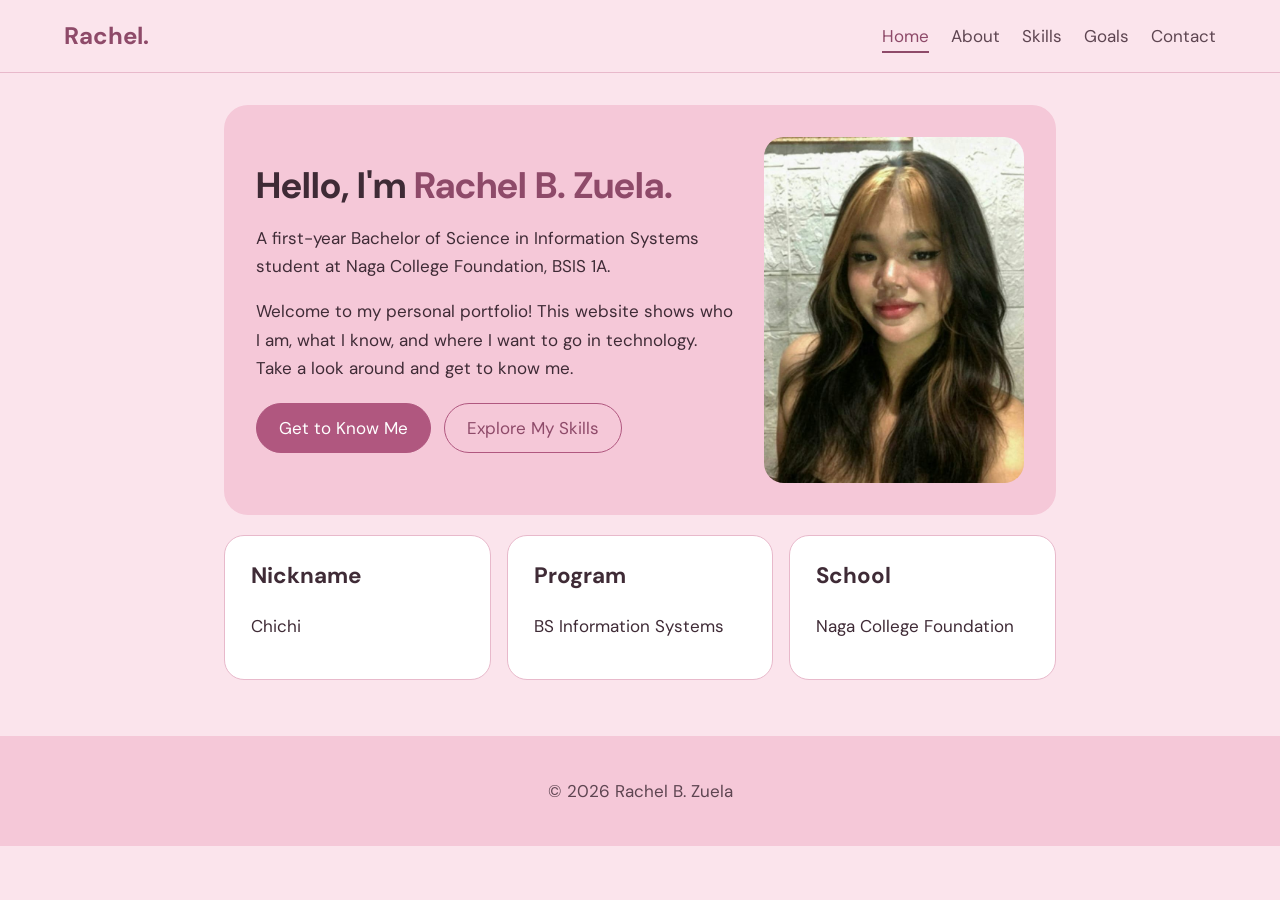
<file: index.html>
<!DOCTYPE html>
<html lang="en">
<head>
<meta charset="UTF-8">
<meta name="viewport" content="width=device-width, initial-scale=1">
<title>Home | Rachel B. Zuela</title>
<link rel="preconnect" href="https://fonts.googleapis.com">
<link href="https://fonts.googleapis.com/css2?family=DM+Sans:wght@400;500;700&display=swap" rel="stylesheet">
<link rel="stylesheet" href="style.css">
</head>
<body>
<header>
<a class="logo" href="index.html">Rachel.</a>
<nav><ul>
<li><a href="index.html" aria-current="page">Home</a></li>
<li><a href="about.html">About</a></li>
<li><a href="skills.html">Skills</a></li>
<li><a href="goals.html">Goals</a></li>
<li><a href="contact.html">Contact</a></li>
</ul></nav>
</header>
<main>
<section class="hero">
<div class="hero-text">
<h1>Hello, I'm <span class="accent">Rachel B. Zuela.</span></h1>
<p>A first-year Bachelor of Science in Information Systems student at Naga College Foundation, BSIS 1A.</p>
<p>Welcome to my personal portfolio! This website shows who I am, what I know, and where I want to go in technology. Take a look around and get to know me.</p>
<a class="btn" href="about.html">Get to Know Me</a>
<a class="btn alt" href="skills.html">Explore My Skills</a>
</div>
<img class="avatar" src="./photo2.jpg" alt="Photo of Rachel B. Zuela smiling, with long dark hair and light brown highlights">
</section>
<section class="grid">
<div class="card"><h2>Nickname</h2><p>Chichi</p></div>
<div class="card"><h2>Program</h2><p>BS Information Systems</p></div>
<div class="card"><h2>School</h2><p>Naga College Foundation</p></div>
</section>
</main>
<footer><p>&copy; 2026 Rachel B. Zuela</p></footer>
</body>
</html>
</file>
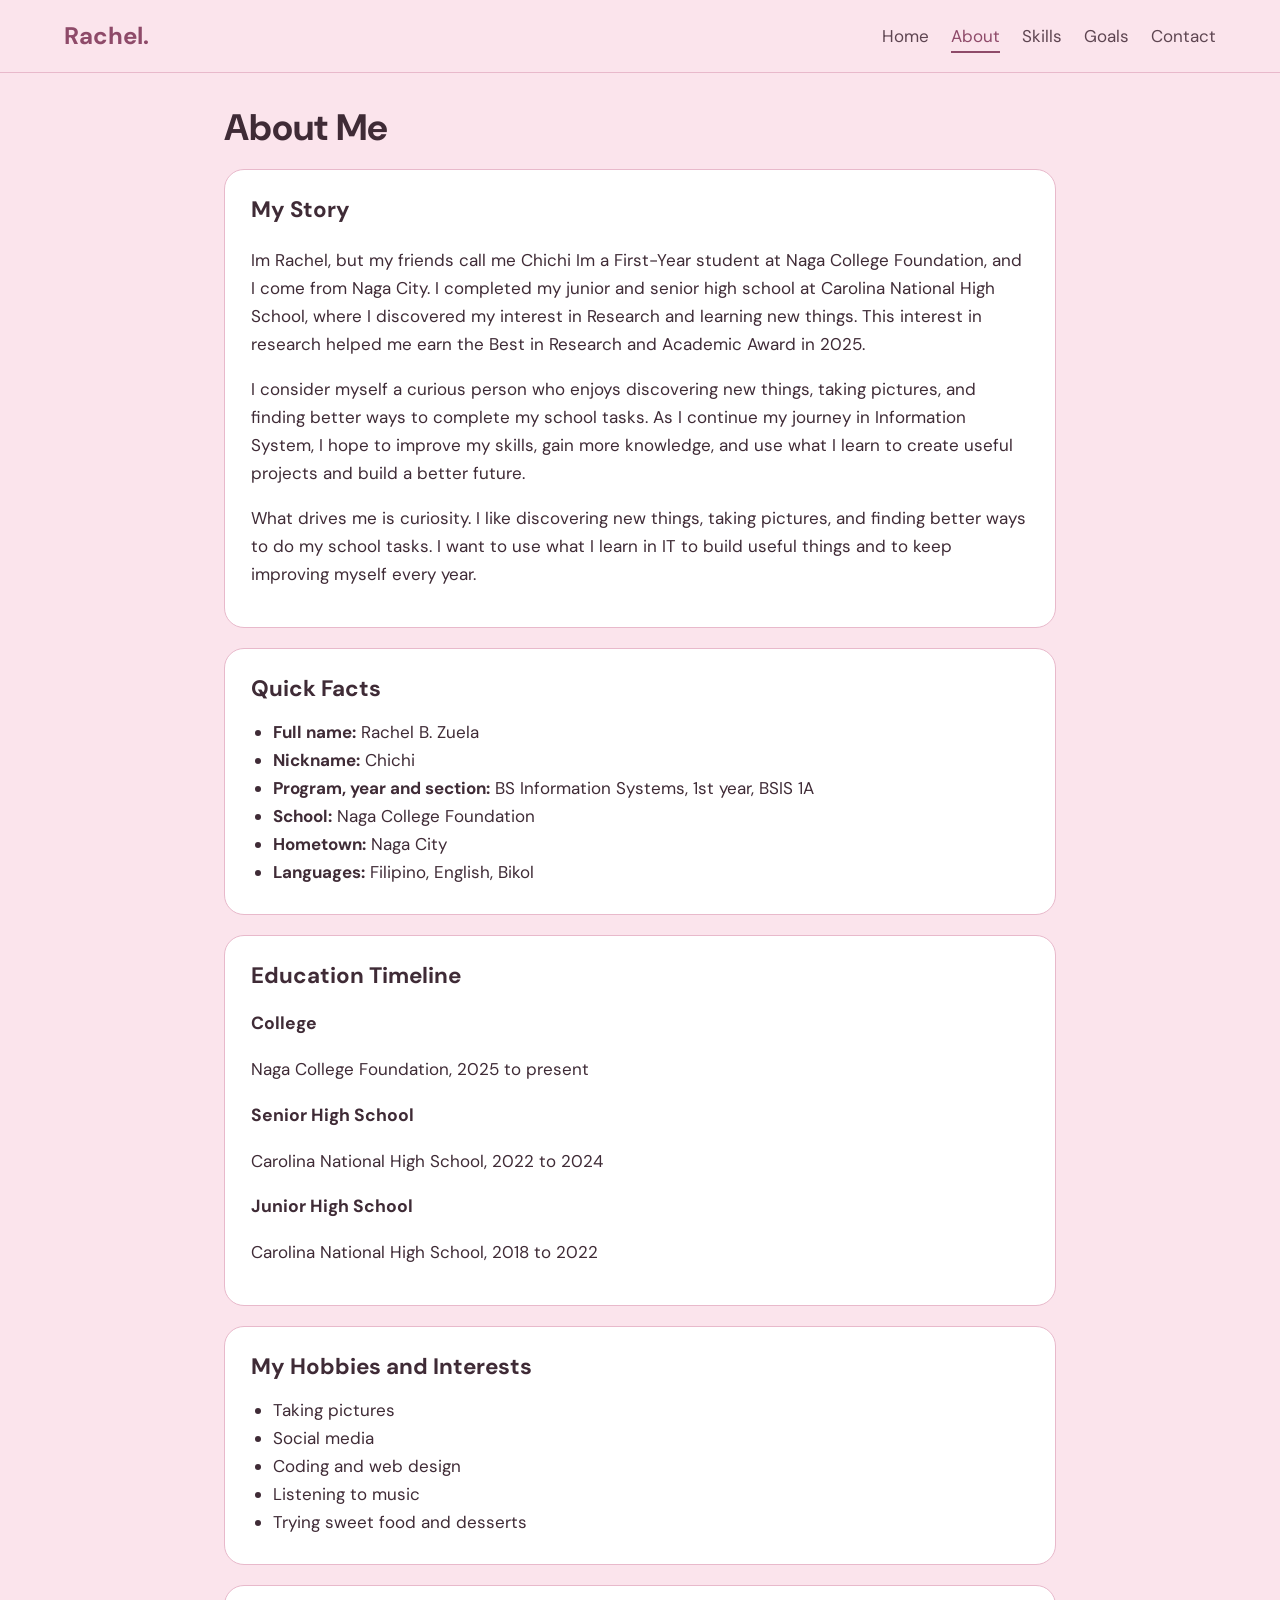
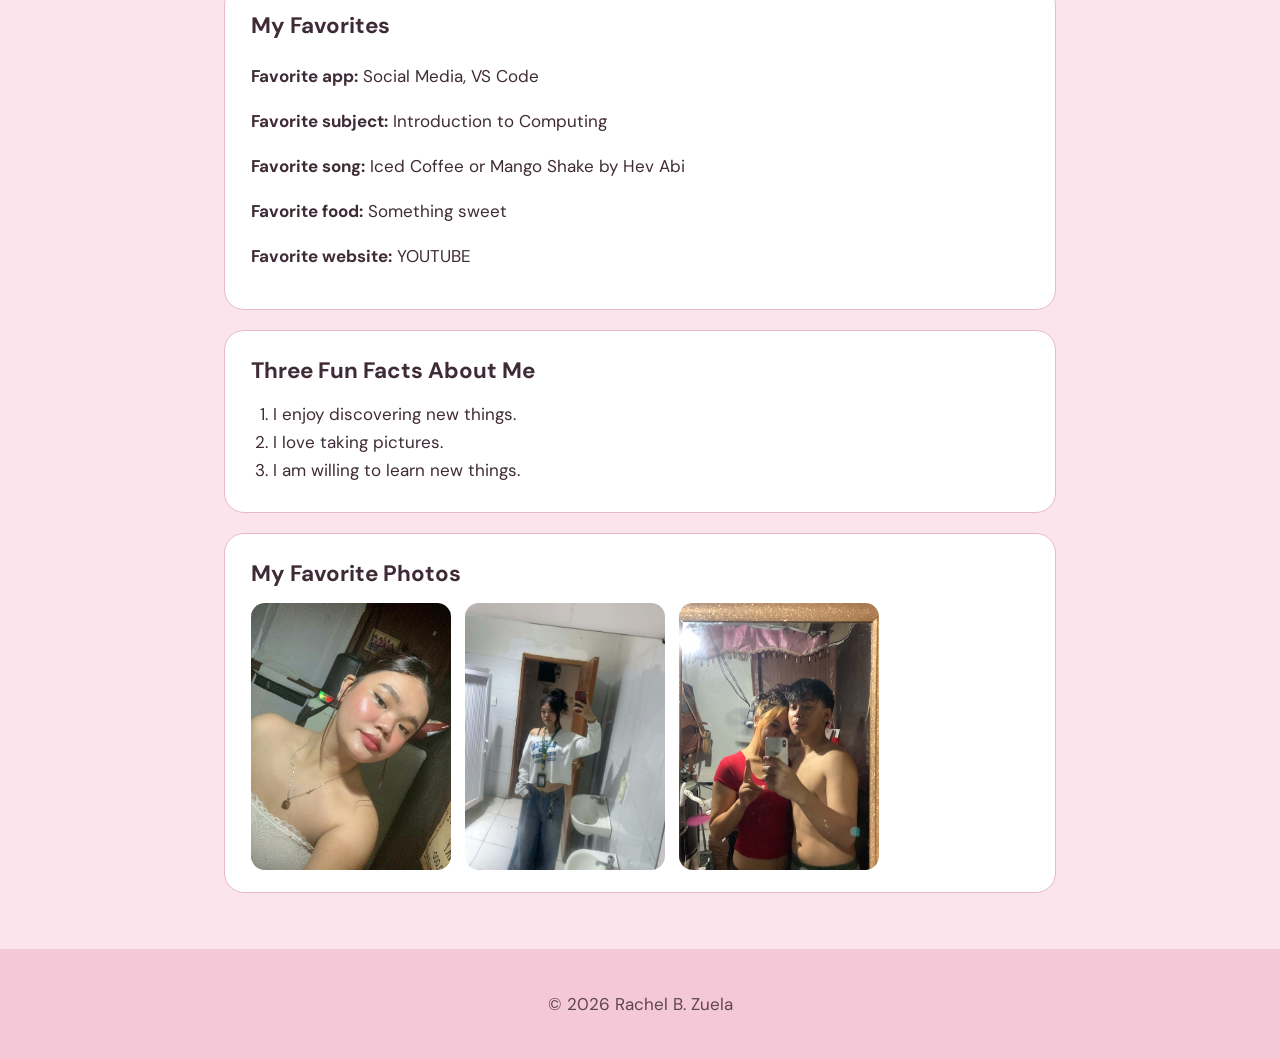
<file: about.html>
<!DOCTYPE html>
<html lang="en">
<head>
<meta charset="UTF-8">
<meta name="viewport" content="width=device-width, initial-scale=1">
<title>About | Rachel B. Zuela</title>
<link rel="preconnect" href="https://fonts.googleapis.com">
<link href="https://fonts.googleapis.com/css2?family=DM+Sans:wght@400;500;700&display=swap" rel="stylesheet">
<link rel="stylesheet" href="style.css">
</head>
<body>
<header>
<a class="logo" href="index.html">Rachel.</a>
<nav><ul>
<li><a href="index.html">Home</a></li>
<li><a href="about.html" aria-current="page">About</a></li>
<li><a href="skills.html">Skills</a></li>
<li><a href="goals.html">Goals</a></li>
<li><a href="contact.html">Contact</a></li>
</ul></nav>
</header>
<main>
<h1>About Me</h1>
<section class="card"><h2>My Story</h2>
<p> Im Rachel, but my friends call me Chichi Im a First-Year student at Naga College Foundation, and I come from Naga City. I completed my junior and senior high school at Carolina National High School, where I discovered my interest in Research and learning new things. This interest in research helped me earn the Best in Research and Academic Award in 2025. <p>      
<p> I consider myself a curious person who enjoys discovering new things, taking pictures, and finding better ways to complete my school tasks. As I continue my journey in Information System, I hope to improve my skills, gain more knowledge, and use what I learn to create useful projects and build a better future. <p>   
<p>What drives me is curiosity. I like discovering new things, taking pictures, and finding better ways to do my school tasks. I want to use what I learn in IT to build useful things and to keep improving myself every year.</p>
</section>
<section class="card"><h2>Quick Facts</h2>
<ul>
<li><strong>Full name:</strong> Rachel B. Zuela</li>
<li><strong>Nickname:</strong> Chichi</li>
<li><strong>Program, year and section:</strong> BS Information Systems, 1st year, BSIS 1A</li>
<li><strong>School:</strong> Naga College Foundation</li>
<li><strong>Hometown:</strong> Naga City</li>
<li><strong>Languages:</strong> Filipino, English, Bikol</li>
</ul></section>
<section class="card"><h2>Education Timeline</h2>
<h3>College</h3><p>Naga College Foundation, 2025 to present</p>
<h3>Senior High School</h3><p>Carolina National High School, 2022 to 2024</p>
<h3>Junior High School</h3><p>Carolina National High School, 2018 to 2022</p>
</section>
<section class="card"><h2>My Hobbies and Interests</h2>
<ul><li>Taking pictures</li><li>Social media</li><li>Coding and web design</li><li>Listening to music</li><li>Trying sweet food and desserts</li></ul>
</section>
<section class="card"><h2>My Favorites</h2>
<p><strong>Favorite app:</strong> Social Media, VS Code</p>
<p><strong>Favorite subject:</strong> Introduction to Computing</p>
<p><strong>Favorite song:</strong> Iced Coffee or Mango Shake by Hev Abi</p>
<p><strong>Favorite food:</strong> Something sweet</p>
<p><strong>Favorite website:</strong> YOUTUBE </p>
</section>
<section class="card"><h2>Three Fun Facts About Me</h2>
<ol><li>I enjoy discovering new things.</li><li>I love taking pictures.</li><li>I am willing to learn new things.</li></ol>
</section>
<section class="card"><h2>My Favorite Photos</h2>
<div class="photos">
<img src="./photo4.jpg" alt="Rachel taking a close-up selfie">
<img src="./photo3.jpg" alt="Rachel standing in a mirror selfie">
<img src="./photo1.jpg" alt="Rachel and her bofriend standing in a mirror selfie">
</div></section>
</main>
<footer><p>&copy; 2026 Rachel B. Zuela</p></footer>
</body>
</html>
</file>
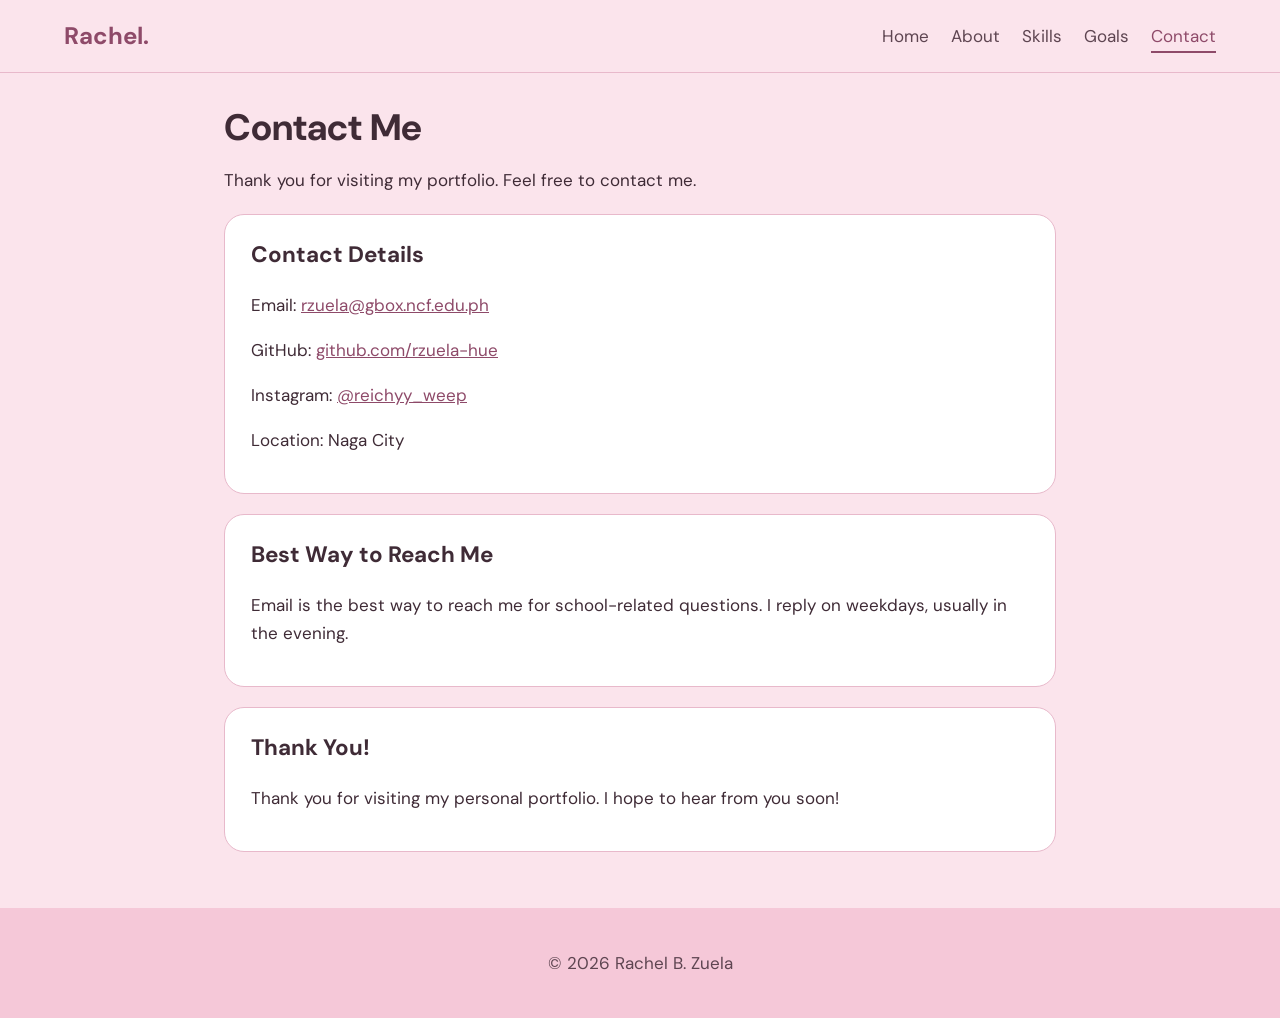
<file: contact.html>
<!DOCTYPE html>
<html lang="en">
<head>
<meta charset="UTF-8">
<meta name="viewport" content="width=device-width, initial-scale=1">
<title>Contact | Rachel B. Zuela</title>
<link rel="preconnect" href="https://fonts.googleapis.com">
<link href="https://fonts.googleapis.com/css2?family=DM+Sans:wght@400;500;700&display=swap" rel="stylesheet">
<link rel="stylesheet" href="style.css">
</head>
<body>
<header>
<a class="logo" href="index.html">Rachel.</a>
<nav><ul>
<li><a href="index.html">Home</a></li>
<li><a href="about.html">About</a></li>
<li><a href="skills.html">Skills</a></li>
<li><a href="goals.html">Goals</a></li>
<li><a href="contact.html" aria-current="page">Contact</a></li>
</ul></nav>
</header>
<main>
<h1>Contact Me</h1>
<p>Thank you for visiting my portfolio. Feel free to contact me.</p>
<section class="card"><h2>Contact Details</h2>
<p>Email: <a href="mailto:rzuela@gbox.ncf.edu.ph">rzuela@gbox.ncf.edu.ph</a></p>
<p>GitHub: <a href="https://github.com/rzuela-hue" target="_blank" rel="noopener">github.com/rzuela-hue</a></p>
<p>Instagram: <a href="https://www.instagram.com/reichyy_weep" target="_blank" rel="noopener">@reichyy_weep</a></p>
<p>Location: Naga City</p></section>
<section class="card"><h2>Best Way to Reach Me</h2>
<p>Email is the best way to reach me for school-related questions. I reply on weekdays, usually in the evening.</p></section>
<section class="card"><h2>Thank You!</h2>
<p>Thank you for visiting my personal portfolio. I hope to hear from you soon!</p></section>
</main>
<footer><p>&copy; 2026 Rachel B. Zuela</p></footer>
</body>
</html>
</file>
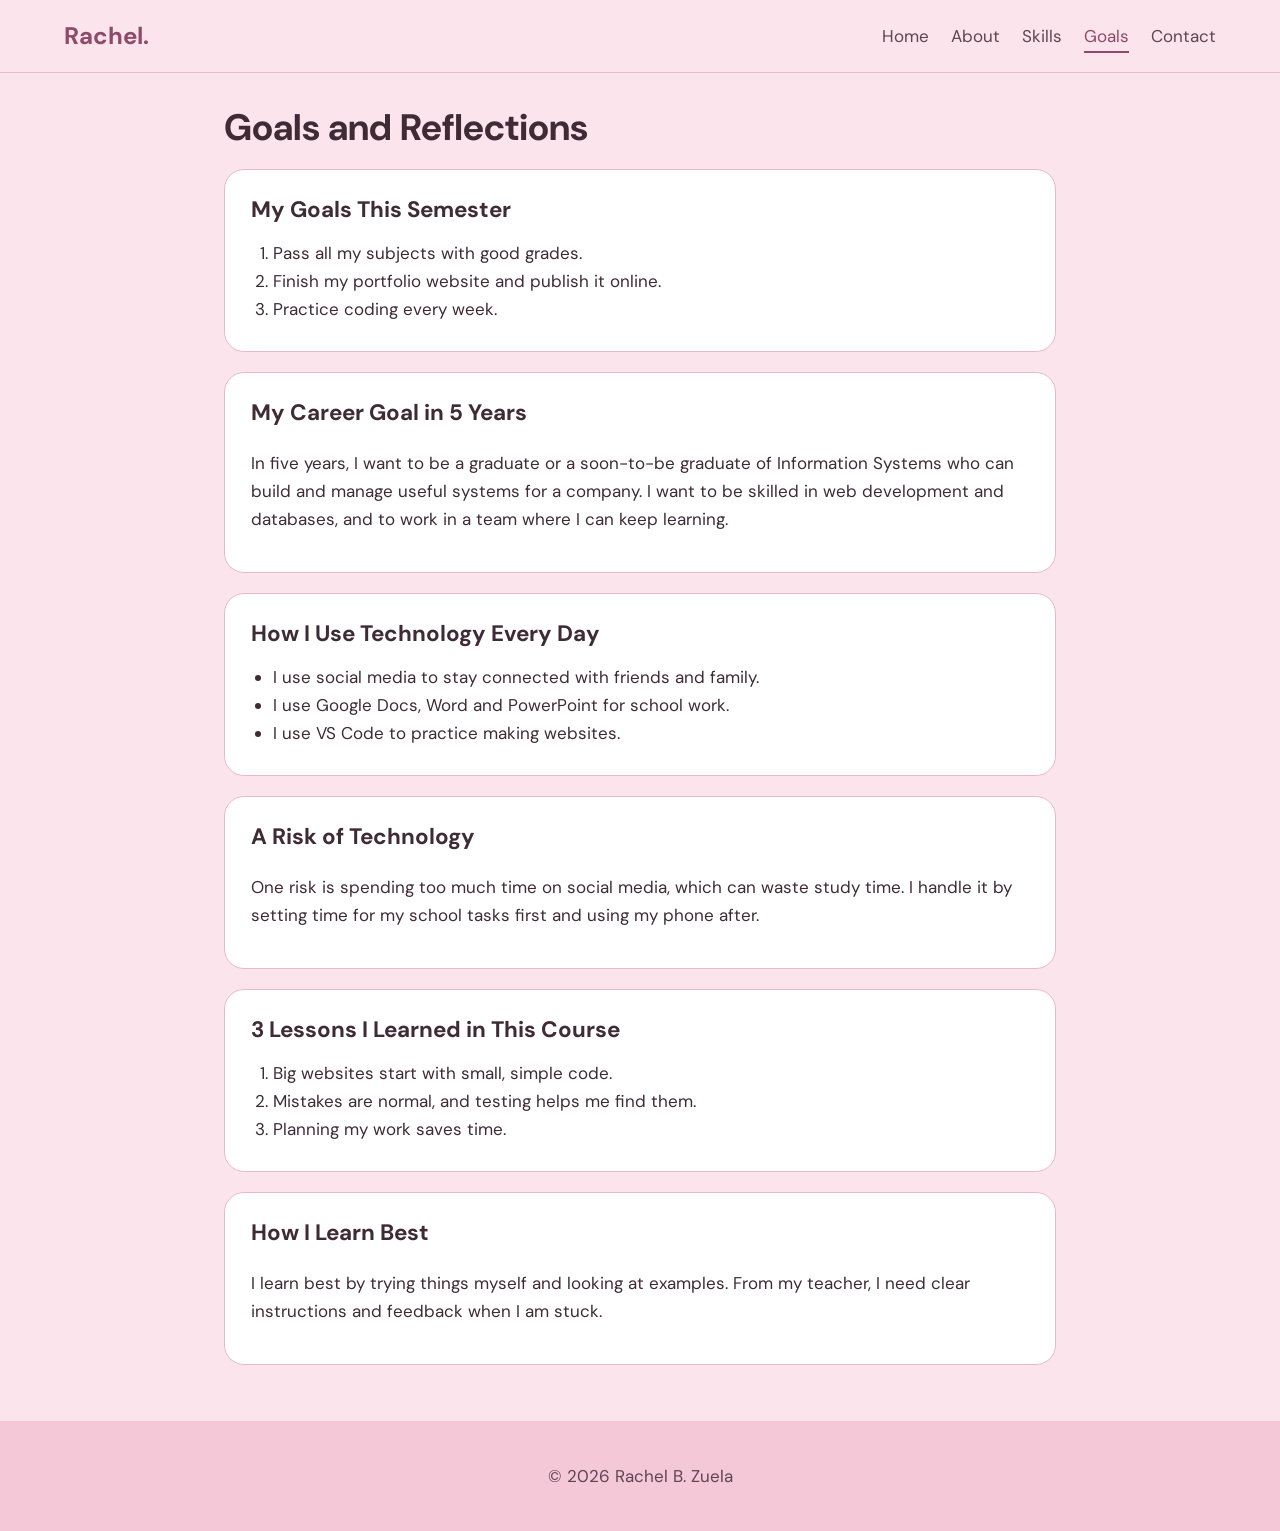
<file: goals.html>
<!DOCTYPE html>
<html lang="en">
<head>
<meta charset="UTF-8">
<meta name="viewport" content="width=device-width, initial-scale=1">
<title>Goals | Rachel B. Zuela</title>
<link rel="preconnect" href="https://fonts.googleapis.com">
<link href="https://fonts.googleapis.com/css2?family=DM+Sans:wght@400;500;700&display=swap" rel="stylesheet">
<link rel="stylesheet" href="style.css">
</head>
<body>
<header>
<a class="logo" href="index.html">Rachel.</a>
<nav><ul>
<li><a href="index.html">Home</a></li>
<li><a href="about.html">About</a></li>
<li><a href="skills.html">Skills</a></li>
<li><a href="goals.html" aria-current="page">Goals</a></li>
<li><a href="contact.html">Contact</a></li>
</ul></nav>
</header>
<main>
<h1>Goals and Reflections</h1>
<section class="card"><h2>My Goals This Semester</h2>
<ol><li>Pass all my subjects with good grades.</li><li>Finish my portfolio website and publish it online.</li><li>Practice coding every week.</li></ol></section>
<section class="card"><h2>My Career Goal in 5 Years</h2>
<p>In five years, I want to be a graduate or a soon-to-be graduate of Information Systems who can build and manage useful systems for a company. I want to be skilled in web development and databases, and to work in a team where I can keep learning.</p></section>
<section class="card"><h2>How I Use Technology Every Day</h2>
<ul><li>I use social media to stay connected with friends and family.</li><li>I use Google Docs, Word and PowerPoint for school work.</li><li>I use VS Code to practice making websites.</li></ul></section>
<section class="card"><h2>A Risk of Technology</h2>
<p>One risk is spending too much time on social media, which can waste study time. I handle it by setting time for my school tasks first and using my phone after.</p></section>
<section class="card"><h2>3 Lessons I Learned in This Course</h2>
<ol><li>Big websites start with small, simple code.</li><li>Mistakes are normal, and testing helps me find them.</li><li>Planning my work saves time.</li></ol></section>
<section class="card"><h2>How I Learn Best</h2>
<p>I learn best by trying things myself and looking at examples. From my teacher, I need clear instructions and feedback when I am stuck.</p></section>
</main>
<footer><p>&copy; 2026 Rachel B. Zuela</p></footer>
</body>
</html>
</file>
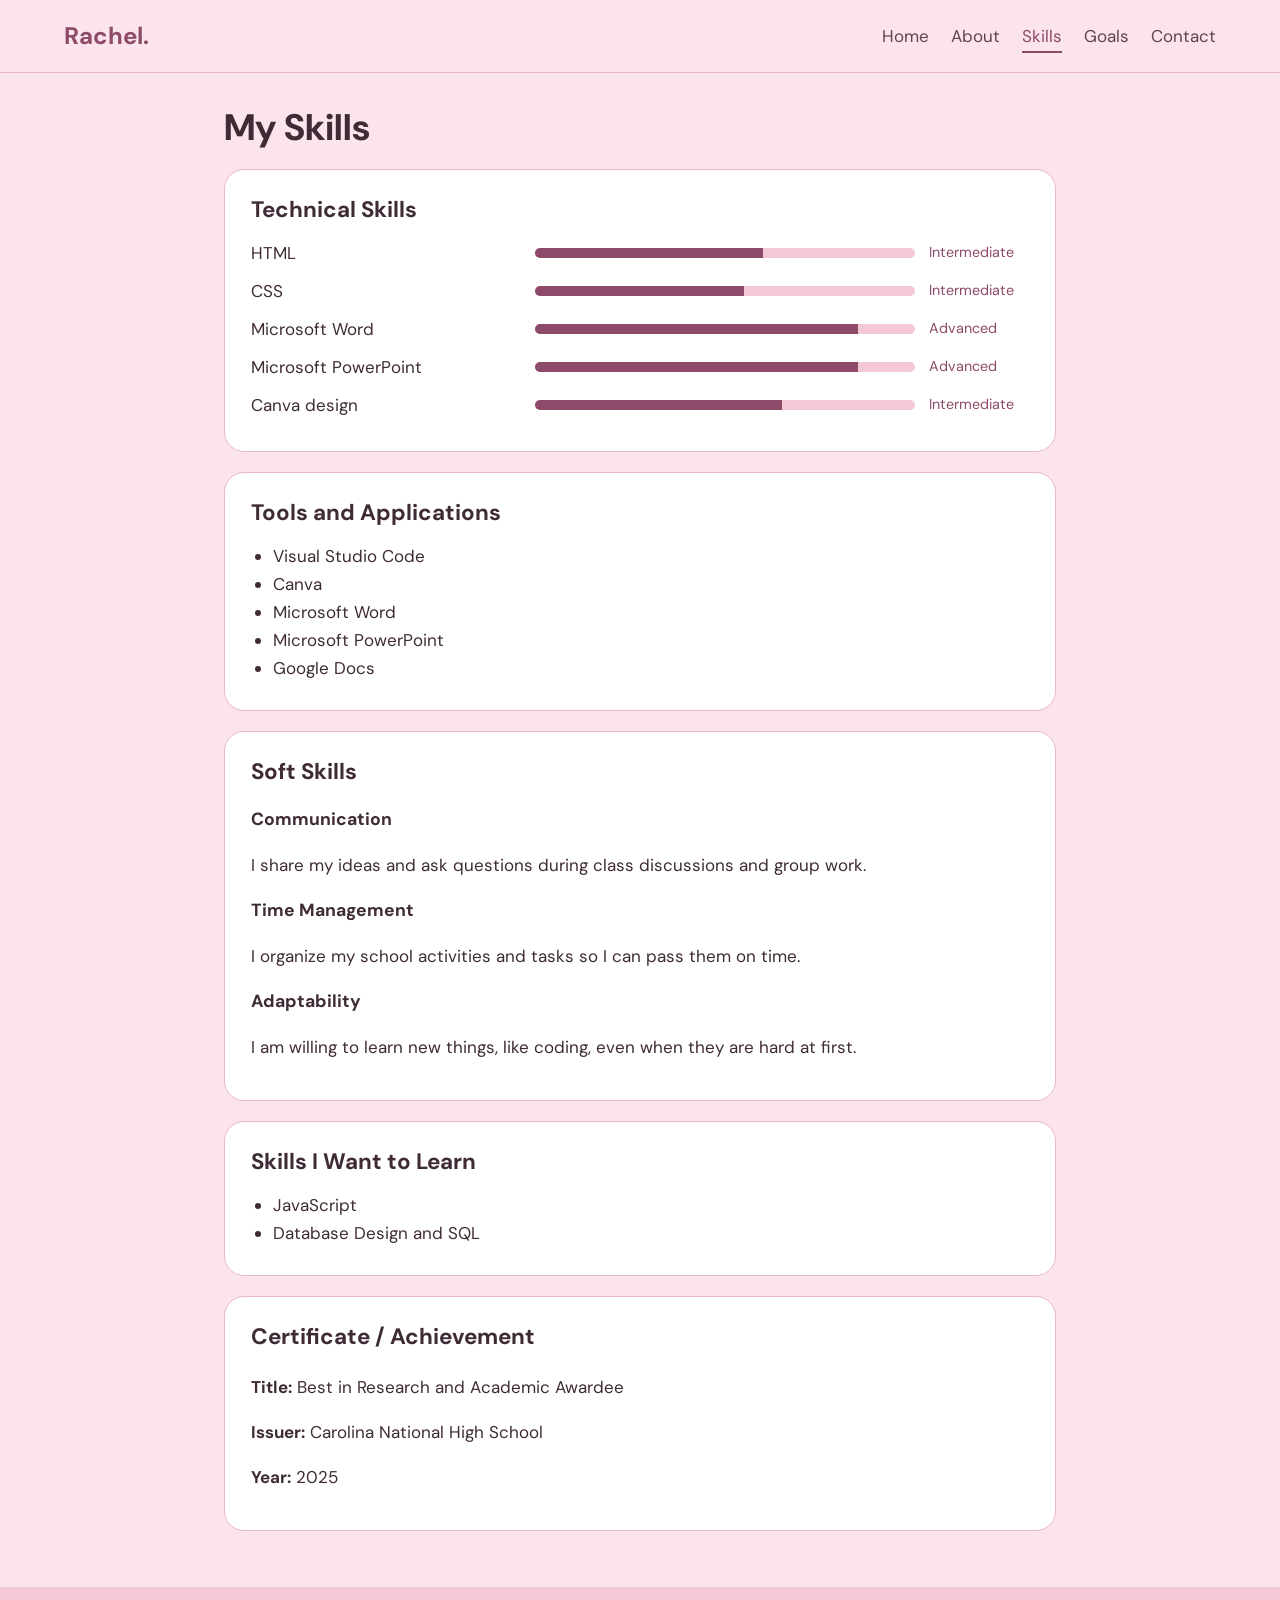
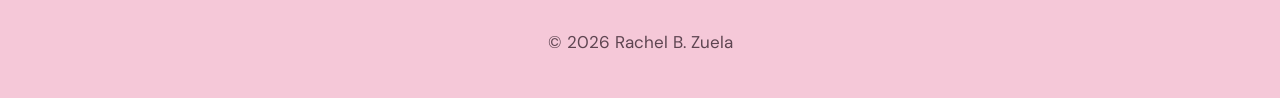
<file: skills.html>
<!DOCTYPE html>
<html lang="en">
<head>
<meta charset="UTF-8">
<meta name="viewport" content="width=device-width, initial-scale=1">
<title>Skills | Rachel B. Zuela</title>
<link rel="preconnect" href="https://fonts.googleapis.com">
<link href="https://fonts.googleapis.com/css2?family=DM+Sans:wght@400;500;700&display=swap" rel="stylesheet">
<link rel="stylesheet" href="style.css">
</head>
<body>
<header>
<a class="logo" href="index.html">Rachel.</a>
<nav><ul>
<li><a href="index.html">Home</a></li>
<li><a href="about.html">About</a></li>
<li><a href="skills.html" aria-current="page">Skills</a></li>
<li><a href="goals.html">Goals</a></li>
<li><a href="contact.html">Contact</a></li>
</ul></nav>
</header>
<main>
<h1>My Skills</h1>
<section class="card"><h2>Technical Skills</h2>
<!-- TODO: change levels to match you honestly -->
<div class="skill"><span>HTML</span><span class="bar"><i style="width:60%"></i></span><span class="badge">Intermediate</span></div>
<div class="skill"><span>CSS</span><span class="bar"><i style="width:55%"></i></span><span class="badge">Intermediate</span></div>
<div class="skill"><span>Microsoft Word</span><span class="bar"><i style="width:85%"></i></span><span class="badge">Advanced</span></div>
<div class="skill"><span>Microsoft PowerPoint</span><span class="bar"><i style="width:85%"></i></span><span class="badge">Advanced</span></div>
<div class="skill"><span>Canva design</span><span class="bar"><i style="width:65%"></i></span><span class="badge">Intermediate</span></div>
</section>
<section class="card"><h2>Tools and Applications</h2>
<ul><li>Visual Studio Code</li><li>Canva</li><li>Microsoft Word</li><li>Microsoft PowerPoint</li><li>Google Docs</li></ul></section>
<section class="card"><h2>Soft Skills</h2>
<!-- TODO: make each proof a real example from your life -->
<h3>Communication</h3><p>I share my ideas and ask questions during class discussions and group work.</p>
<h3>Time Management</h3><p>I organize my school activities and tasks so I can pass them on time.</p>
<h3>Adaptability</h3><p>I am willing to learn new things, like coding, even when they are hard at first.</p></section>
<section class="card"><h2>Skills I Want to Learn</h2>
<ul><li>JavaScript</li><li>Database Design and SQL</li></ul></section>
<section class="card"><h2>Certificate / Achievement</h2>
<p><strong>Title:</strong> Best in Research and Academic Awardee</p>
<p><strong>Issuer:</strong> Carolina National High School</p>
<p><strong>Year:</strong> 2025</p></section>
</main>
<footer><p>&copy; 2026 Rachel B. Zuela</p></footer>
</body>
</html>
</file>
<file: style.css>
:root {
    --bg: #fbe4ec;
    --ink: #3f2b36;
    --muted: #5e4551;
    --accent: #8e4a69;
    --accent-2: #b0577f;
    --soft: #f5c8d8;
    --line: #e8b9cb;
}

* {
    box-sizing: border-box;
}

body {
    margin: 0;
    font-family: 'DM Sans', Arial, sans-serif;
    font-size: 17px;
    line-height: 1.65;
    color: var(--ink);
    background: var(--bg);
}

header {
    display: flex;
    flex-wrap: wrap;
    justify-content: space-between;
    align-items: center;
    gap: 8px 24px;
    padding: 16px 5%;
    border-bottom: 1px solid var(--line);
    background: var(--bg);
}

.logo {
    font-weight: 700;
    font-size: 1.5rem;
    color: var(--accent);
    text-decoration: none;
}

nav ul {
    list-style: none;
    display: flex;
    flex-wrap: wrap;
    gap: 6px 22px;
    margin: 0;
    padding: 0;
}

nav a {
    color: var(--muted);
    text-decoration: none;
    padding: 4px 0;
}

nav a:hover,
nav a[aria-current="page"] {
    color: var(--accent);
    border-bottom: 2px solid var(--accent);
}

main {
    max-width: 960px;
    margin: 0 auto;
    padding: 32px 5% 56px;
}

h1 {
    font-size: 2.3rem;
    line-height: 1.2;
    margin: 0 0 12px;
}

h2 {
    font-size: 1.4rem;
    margin: 0 0 10px;
}

h3 {
    font-size: 1.1rem;
    margin: 14px 0 2px;
}

.accent {
    color: var(--accent);
}

.hero {
    background: var(--soft);
    border-radius: 24px;
    padding: 32px;
    display: flex;
    flex-wrap: wrap;
    gap: 28px;
    align-items: center;
}

.hero-text {
    flex: 1 1 320px;
}

.avatar {
    width: 260px;
    max-width: 100%;
    border-radius: 20px;
    object-fit: cover;
    aspect-ratio: 3 / 4;
}

.btn {
    display: inline-block;
    padding: 10px 22px;
    border-radius: 999px;
    text-decoration: none;
    background: var(--accent-2);
    color: white;
    border: 1px solid var(--accent-2);
    margin: 4px 8px 4px 0;
    transition: 0.3s;
}

.btn.alt {
    background: transparent;
    color: var(--accent);
}

.btn:hover {
    background: var(--accent);
    color: white;
}

.card {
    background: white;
    border: 1px solid var(--line);
    border-radius: 20px;
    padding: 22px 26px;
    margin-top: 20px;
}

.grid {
    display: grid;
    grid-template-columns: repeat(3, 1fr);
    gap: 16px;
}

.grid .card {
    margin-top: 20px;
}

ul,
ol {
    padding-left: 22px;
    margin: 6px 0;
}

.skill {
    display: flex;
    flex-wrap: wrap;
    align-items: center;
    gap: 6px 14px;
    margin: 10px 0;
}

.skill span:first-child {
    flex: 1 1 160px;
}

.bar {
    flex: 2 1 160px;
    height: 10px;
    background: var(--soft);
    border-radius: 99px;
    overflow: hidden;
}

.bar i {
    display: block;
    height: 100%;
    background: var(--accent);
}

.badge {
    font-size: 0.9rem;
    color: var(--accent);
    min-width: 100px;
}

.photos {
    display: flex;
    flex-wrap: wrap;
    gap: 14px;
}

.photos img {
    width: 200px;
    max-width: 100%;
    border-radius: 14px;
}

a {
    color: var(--accent);
}

footer {
    text-align: center;
    background: var(--soft);
    color: var(--muted);
    padding: 24px 5%;
}

@media (max-width: 700px) {
    .grid {
        grid-template-columns: 1fr;
    }

    h1 {
        font-size: 1.8rem;
    }

    .hero {
        padding: 22px;
    }
}
</file>
